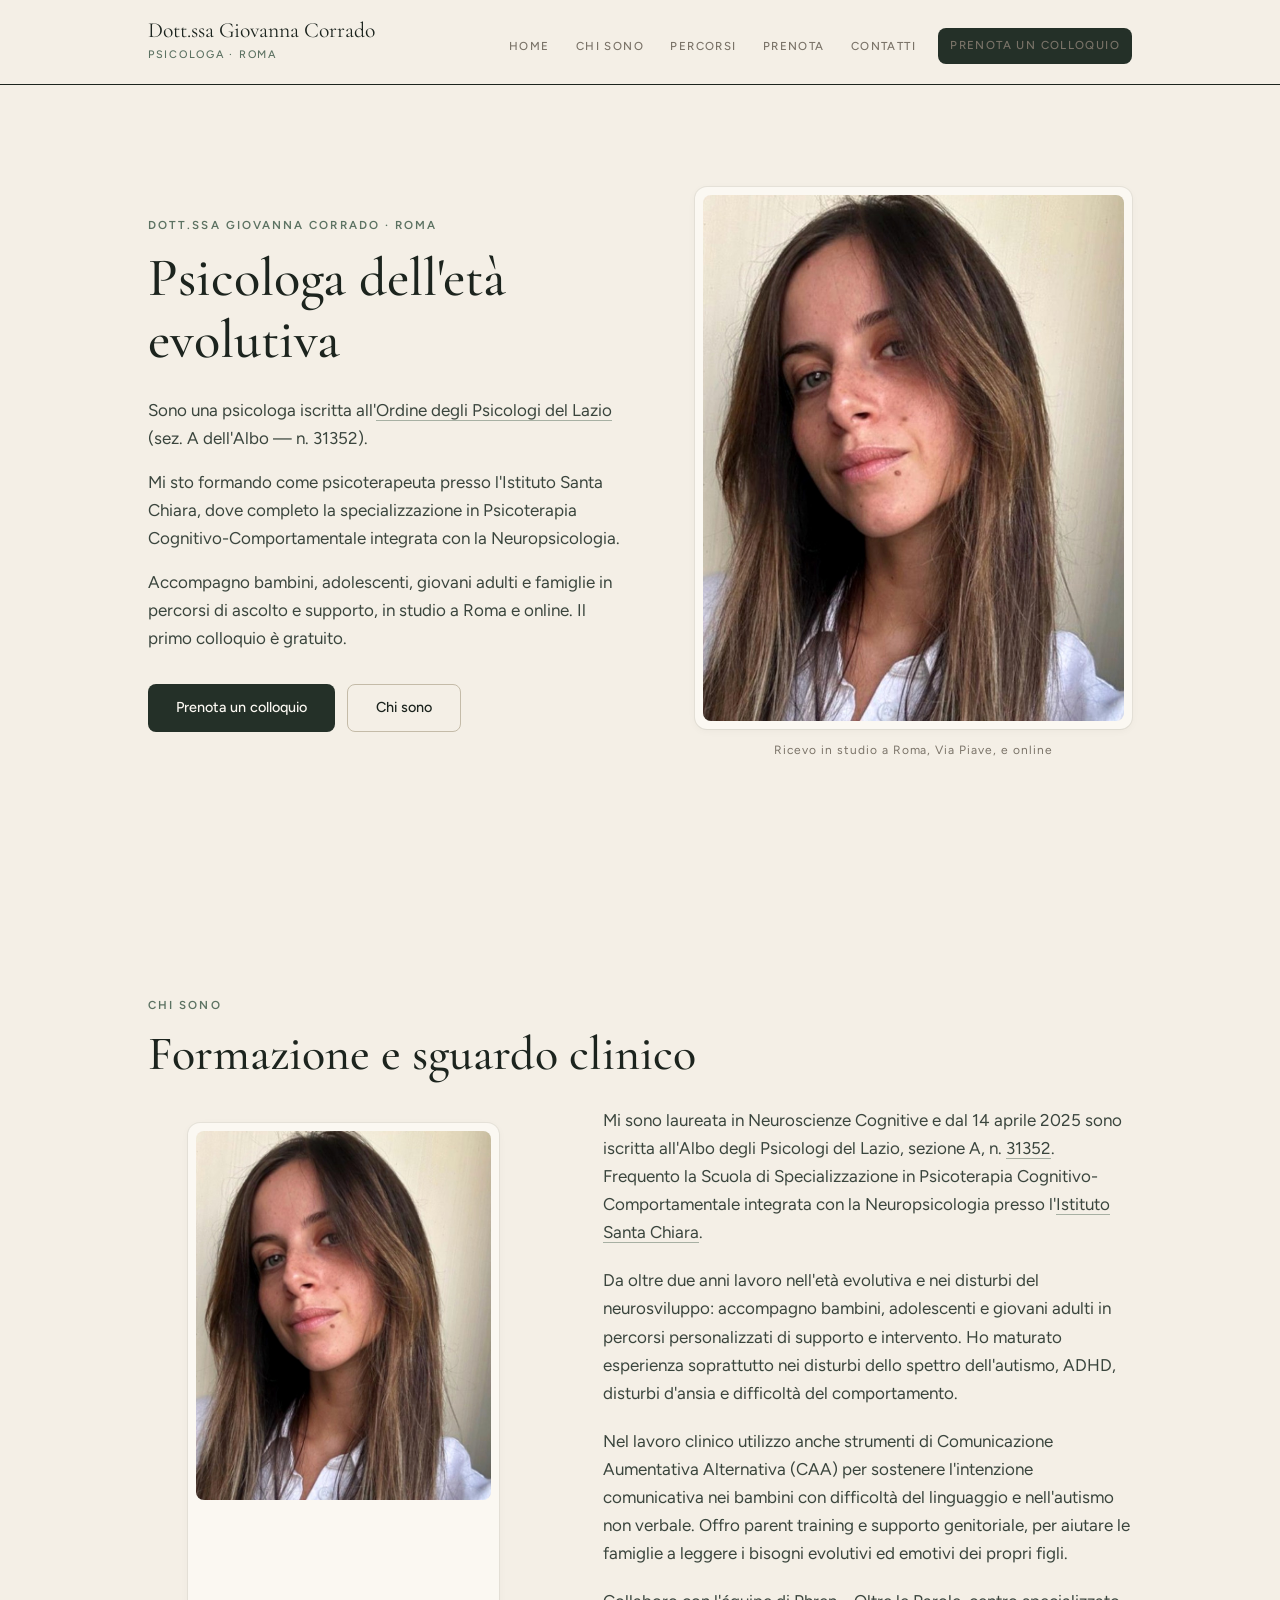
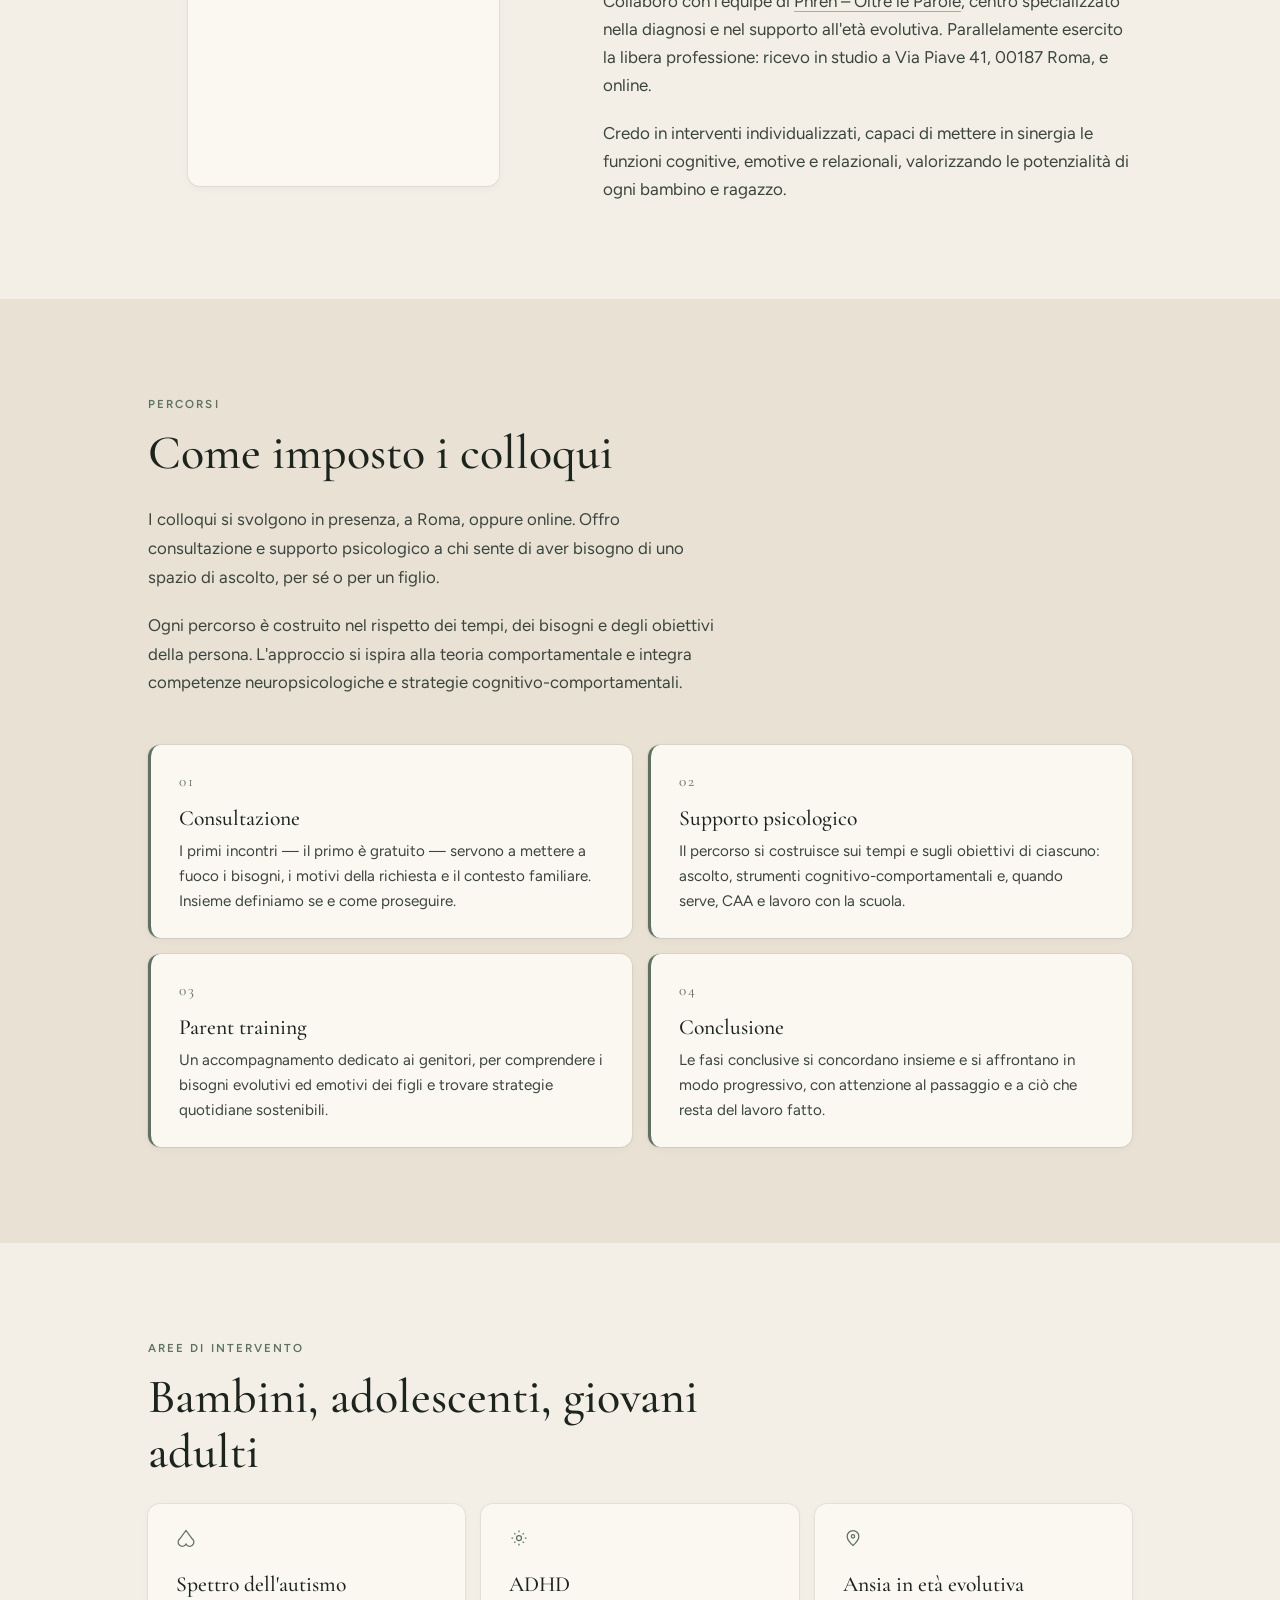
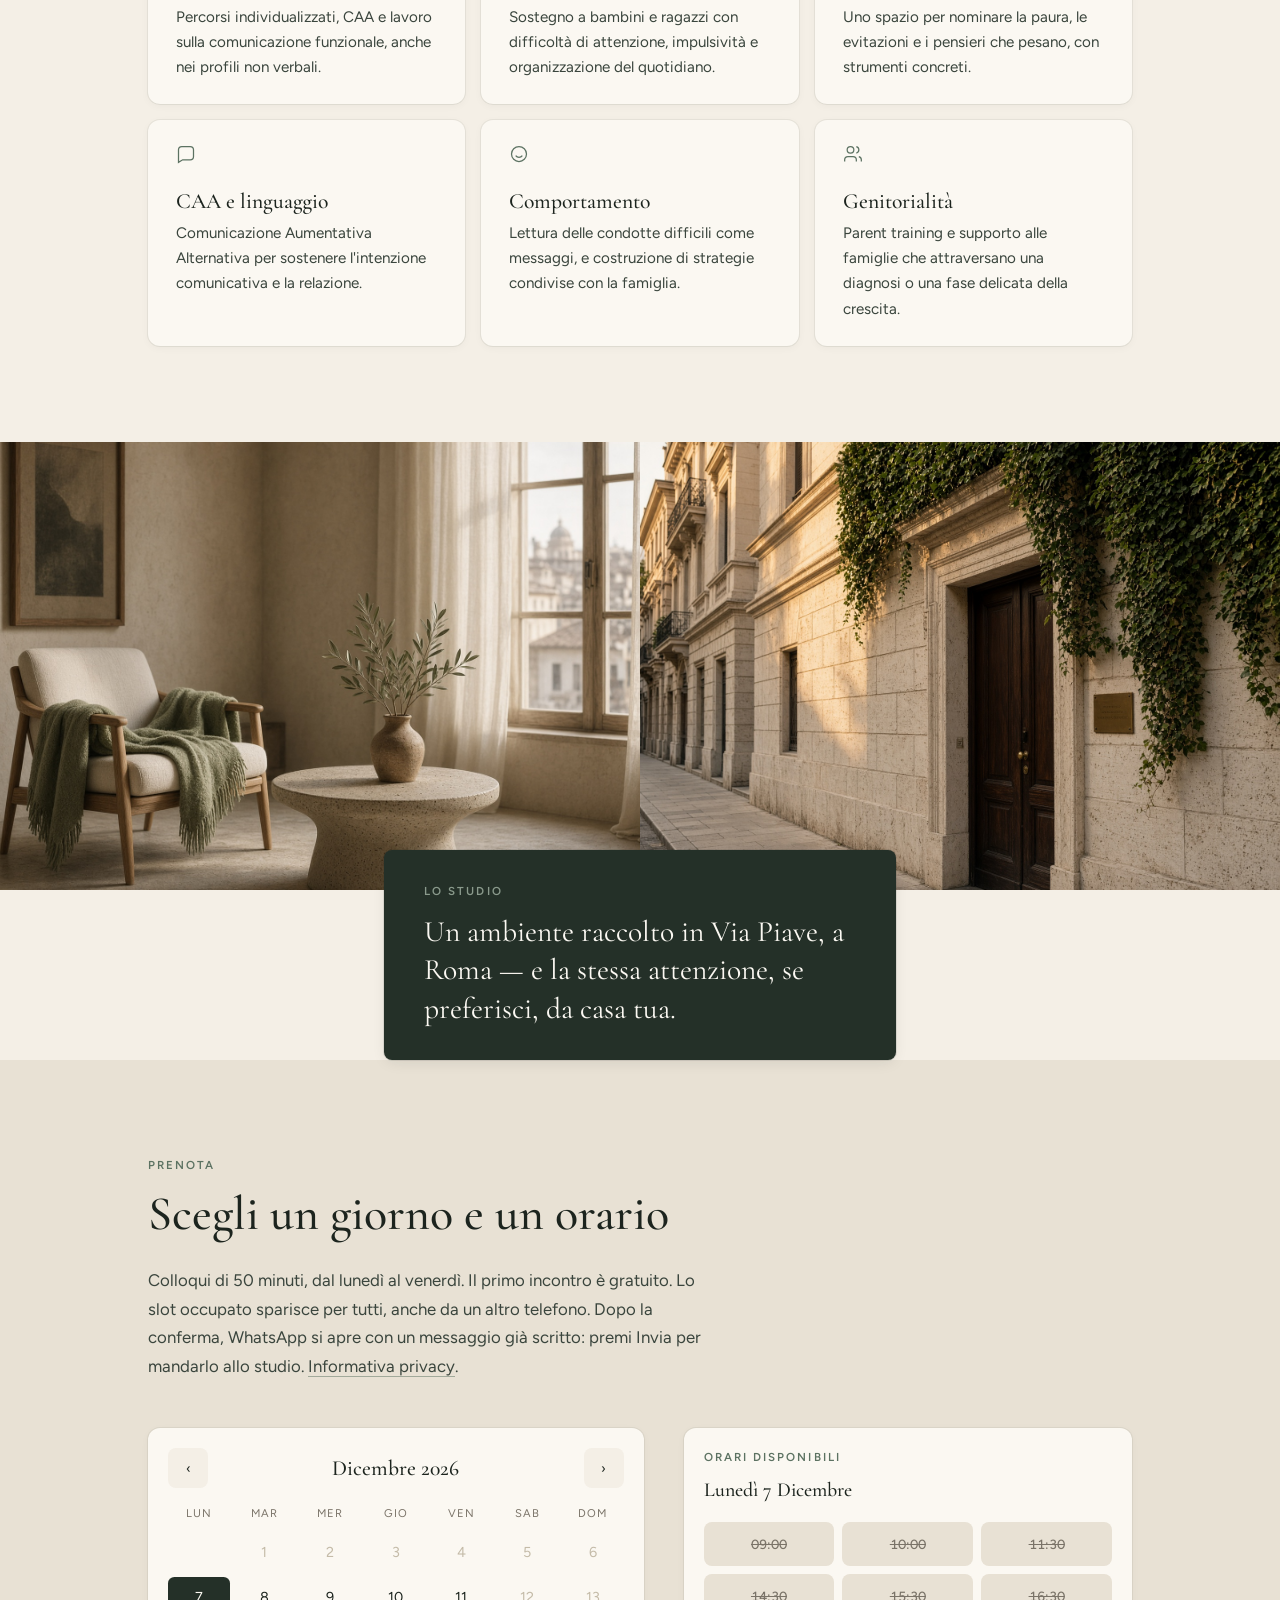
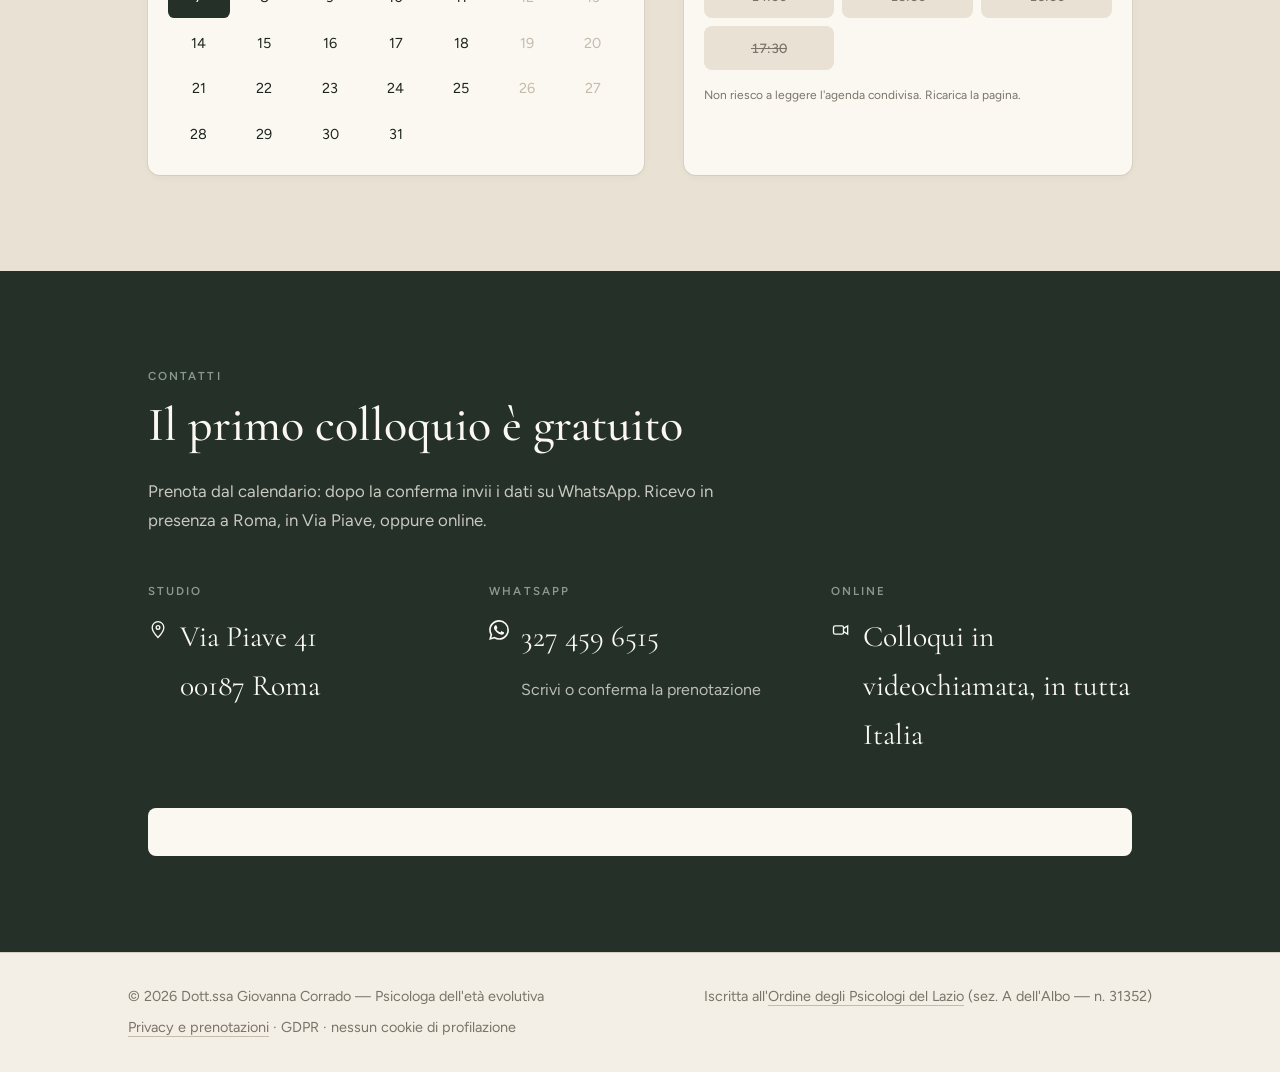
<file: index.html>
<!DOCTYPE html>
<html lang="it">
<head>
  <meta charset="utf-8" />
  <meta name="viewport" content="width=device-width, initial-scale=1" />
  <title>Giovanna Corrado — Psicologa</title>
  <meta name="description" content="Dott.ssa Giovanna Corrado, psicologa dell'età evolutiva a Roma. Sostegno per bambini, adolescenti, giovani adulti e famiglie. Studio in Via Piave e colloqui online. Primo colloquio gratuito." />
  <meta name="theme-color" content="#F4EFE6" />
  <link rel="icon" type="image/svg+xml" href="favicon.svg" />
  <meta property="og:title" content="Giovanna Corrado — Psicologa" />
  <meta property="og:description" content="Psicologa dell'età evolutiva a Roma. Primo colloquio gratuito, in studio e online." />
  <meta property="og:image" content="https://rapha987.github.io/giovanna-corrado-psicologa/og.jpg" />
  <meta property="og:type" content="website" />
  <link rel="preconnect" href="https://fonts.googleapis.com" />
  <link rel="preconnect" href="https://fonts.gstatic.com" crossorigin />
  <link href="https://fonts.googleapis.com/css2?family=Cormorant+Garamond:ital,wght@0,400;0,500;0,600;1,400&family=Figtree:ital,wght@0,400;0,500;0,600;1,400&display=swap" rel="stylesheet" />
  <link rel="stylesheet" href="css/site.css" />
</head>
<body>
  <header class="site-header" id="header">
    <div class="wrap header-inner">
      <a class="brand" href="#home">
        <div class="brand-name">Dott.ssa Giovanna Corrado</div>
        <div class="brand-meta">Psicologa · Roma</div>
      </a>
      <nav class="nav" aria-label="Principale">
        <a href="#home">Home</a>
        <a href="#chi-sono">Chi sono</a>
        <a href="#percorsi">Percorsi</a>
        <a href="#prenota">Prenota</a>
        <a href="#contatti">Contatti</a>
        <a class="btn btn-sm" href="#prenota" style="margin-left:.5rem">Prenota un colloquio</a>
      </nav>
      <button class="menu-btn" id="menu-btn" aria-label="Apri menu" aria-expanded="false">
        <svg width="20" height="20" viewBox="0 0 24 24" fill="none" stroke="currentColor" stroke-width="1.7"><path d="M4 6h16M4 12h16M4 18h16"/></svg>
      </button>
    </div>
    <div class="mobile-nav" id="mobile-nav">
      <a href="#home">Home</a>
      <a href="#chi-sono">Chi sono</a>
      <a href="#percorsi">Percorsi</a>
      <a href="#prenota">Prenota</a>
      <a href="#contatti">Contatti</a>
      <a class="btn" href="#prenota">Prenota un colloquio</a>
    </div>
  </header>

  <main>
    <section class="hero" id="home">
      <div class="hero-copy">
        <p class="kicker">Dott.ssa Giovanna Corrado · Roma</p>
        <h1>Psicologa dell'età evolutiva</h1>
        <div class="copy">
          <p>Sono una psicologa iscritta all'<a class="link" href="https://ordinepsicologilazio.it/albo/giovanna-corrado" target="_blank" rel="noreferrer">Ordine degli Psicologi del Lazio</a> (sez. A dell'Albo — n. 31352).</p>
          <p>Mi sto formando come psicoterapeuta presso l'Istituto Santa Chiara, dove completo la specializzazione in Psicoterapia Cognitivo-Comportamentale integrata con la Neuropsicologia.</p>
          <p>Accompagno bambini, adolescenti, giovani adulti e famiglie in percorsi di ascolto e supporto, in studio a Roma e online. Il primo colloquio è gratuito.</p>
        </div>
        <div class="hero-actions">
          <a class="btn btn-lg" href="#prenota">Prenota un colloquio</a>
          <a class="btn btn-lg btn-outline" href="#chi-sono">Chi sono</a>
        </div>
      </div>
      <figure class="portrait">
        <div class="frame">
          <img src="images/giovanna.jpg" alt="Ritratto della Dott.ssa Giovanna Corrado" />
        </div>
        <figcaption class="caption">Ricevo in studio a Roma, Via Piave, e online</figcaption>
      </figure>
    </section>

    <section class="section wrap" id="chi-sono">
      <p class="kicker">Chi sono</p>
      <h2>Formazione e sguardo clinico</h2>
      <div class="about-grid">
        <figure class="frame">
          <img src="images/giovanna.jpg" alt="Dott.ssa Giovanna Corrado" />
        </figure>
        <div class="stack">
          <p>Mi sono laureata in Neuroscienze Cognitive e dal 14 aprile 2025 sono iscritta all'Albo degli Psicologi del Lazio, sezione A, n. <a class="link" href="https://ordinepsicologilazio.it/albo/giovanna-corrado" target="_blank" rel="noreferrer">31352</a>. Frequento la Scuola di Specializzazione in Psicoterapia Cognitivo-Comportamentale integrata con la Neuropsicologia presso l'<a class="link" href="https://www.istitutosantachiara.it/" target="_blank" rel="noreferrer">Istituto Santa Chiara</a>.</p>
          <p>Da oltre due anni lavoro nell'età evolutiva e nei disturbi del neurosviluppo: accompagno bambini, adolescenti e giovani adulti in percorsi personalizzati di supporto e intervento. Ho maturato esperienza soprattutto nei disturbi dello spettro dell'autismo, ADHD, disturbi d'ansia e difficoltà del comportamento.</p>
          <p>Nel lavoro clinico utilizzo anche strumenti di Comunicazione Aumentativa Alternativa (CAA) per sostenere l'intenzione comunicativa nei bambini con difficoltà del linguaggio e nell'autismo non verbale. Offro parent training e supporto genitoriale, per aiutare le famiglie a leggere i bisogni evolutivi ed emotivi dei propri figli.</p>
          <p>Collaboro con l'équipe di <a class="link" href="https://www.phrenroma.it/" target="_blank" rel="noreferrer">Phren – Oltre le Parole</a>, centro specializzato nella diagnosi e nel supporto all'età evolutiva. Parallelamente esercito la libera professione: ricevo in studio a Via Piave 41, 00187 Roma, e online.</p>
          <p>Credo in interventi individualizzati, capaci di mettere in sinergia le funzioni cognitive, emotive e relazionali, valorizzando le potenzialità di ogni bambino e ragazzo.</p>
        </div>
      </div>
    </section>

    <section class="section dim" id="percorsi">
      <div class="wrap">
        <p class="kicker">Percorsi</p>
        <h2>Come imposto i colloqui</h2>
        <div class="stack lead" style="margin-bottom:3rem">
          <p>I colloqui si svolgono in presenza, a Roma, oppure online. Offro consultazione e supporto psicologico a chi sente di aver bisogno di uno spazio di ascolto, per sé o per un figlio.</p>
          <p>Ogni percorso è costruito nel rispetto dei tempi, dei bisogni e degli obiettivi della persona. L'approccio si ispira alla teoria comportamentale e integra competenze neuropsicologiche e strategie cognitivo-comportamentali.</p>
        </div>
        <div class="cards-2">
          <article class="card card-step"><p class="step-n">01</p><h3>Consultazione</h3><p>I primi incontri — il primo è gratuito — servono a mettere a fuoco i bisogni, i motivi della richiesta e il contesto familiare. Insieme definiamo se e come proseguire.</p></article>
          <article class="card card-step"><p class="step-n">02</p><h3>Supporto psicologico</h3><p>Il percorso si costruisce sui tempi e sugli obiettivi di ciascuno: ascolto, strumenti cognitivo-comportamentali e, quando serve, CAA e lavoro con la scuola.</p></article>
          <article class="card card-step"><p class="step-n">03</p><h3>Parent training</h3><p>Un accompagnamento dedicato ai genitori, per comprendere i bisogni evolutivi ed emotivi dei figli e trovare strategie quotidiane sostenibili.</p></article>
          <article class="card card-step"><p class="step-n">04</p><h3>Conclusione</h3><p>Le fasi conclusive si concordano insieme e si affrontano in modo progressivo, con attenzione al passaggio e a ciò che resta del lavoro fatto.</p></article>
        </div>
      </div>
    </section>

    <section class="section wrap" id="aree">
      <p class="kicker">Aree di intervento</p>
      <h2>Bambini, adolescenti, giovani adulti</h2>
      <div class="cards-3">
        <article class="card"><svg class="icon" viewBox="0 0 24 24" fill="none" stroke="currentColor" stroke-width="1.5"><path d="M19.44 12.99 12 3 4.56 12.99a5 5 0 1 0 7.44 6.3 5 5 0 1 0 7.44-6.3Z"/></svg><h3>Spettro dell'autismo</h3><p>Percorsi individualizzati, CAA e lavoro sulla comunicazione funzionale, anche nei profili non verbali.</p></article>
        <article class="card"><svg class="icon" viewBox="0 0 24 24" fill="none" stroke="currentColor" stroke-width="1.5"><circle cx="12" cy="12" r="3"/><path d="M12 3v2M12 19v2M5 12H3M21 12h-2M6.3 6.3l1.4 1.4M16.3 16.3l1.4 1.4M17.7 6.3l-1.4 1.4M7.7 16.3l-1.4 1.4"/></svg><h3>ADHD</h3><p>Sostegno a bambini e ragazzi con difficoltà di attenzione, impulsività e organizzazione del quotidiano.</p></article>
        <article class="card"><svg class="icon" viewBox="0 0 24 24" fill="none" stroke="currentColor" stroke-width="1.5"><path d="M12 3a7 7 0 0 1 7 7c0 5-7 11-7 11S5 15 5 10a7 7 0 0 1 7-7Z"/><circle cx="12" cy="10" r="2"/></svg><h3>Ansia in età evolutiva</h3><p>Uno spazio per nominare la paura, le evitazioni e i pensieri che pesano, con strumenti concreti.</p></article>
        <article class="card"><svg class="icon" viewBox="0 0 24 24" fill="none" stroke="currentColor" stroke-width="1.5"><path d="M21 15a4 4 0 0 1-4 4H8l-5 3V7a4 4 0 0 1 4-4h10a4 4 0 0 1 4 4z"/></svg><h3>CAA e linguaggio</h3><p>Comunicazione Aumentativa Alternativa per sostenere l'intenzione comunicativa e la relazione.</p></article>
        <article class="card"><svg class="icon" viewBox="0 0 24 24" fill="none" stroke="currentColor" stroke-width="1.5"><path d="M8 14s1.5 2 4 2 4-2 4-2"/><path d="M9 9h.01M15 9h.01"/><circle cx="12" cy="12" r="9"/></svg><h3>Comportamento</h3><p>Lettura delle condotte difficili come messaggi, e costruzione di strategie condivise con la famiglia.</p></article>
        <article class="card"><svg class="icon" viewBox="0 0 24 24" fill="none" stroke="currentColor" stroke-width="1.5"><path d="M16 21v-2a4 4 0 0 0-4-4H6a4 4 0 0 0-4 4v2"/><circle cx="9" cy="7" r="4"/><path d="M22 21v-2a4 4 0 0 0-3-3.87M16 3.13a4 4 0 0 1 0 7.75"/></svg><h3>Genitorialità</h3><p>Parent training e supporto alle famiglie che attraversano una diagnosi o una fase delicata della crescita.</p></article>
      </div>
    </section>

    <section class="band" aria-label="Lo studio">
      <div class="band-imgs">
        <img src="images/studio.jpg" alt="Lo studio: luce naturale, poltrona in legno e un ramo d'ulivo" />
        <img src="images/roma.jpg" alt="Ingresso dello studio in una via di Roma" />
      </div>
      <div class="wrap">
        <div class="band-card">
          <p class="kicker">Lo studio</p>
          <p class="quote">Un ambiente raccolto in Via Piave, a Roma — e la stessa attenzione, se preferisci, da casa tua.</p>
        </div>
      </div>
    </section>

    <section class="section dim" id="prenota">
      <div class="wrap">
        <p class="kicker">Prenota</p>
        <h2>Scegli un giorno e un orario</h2>
        <p class="lead" style="margin-bottom:3rem">Colloqui di 50 minuti, dal lunedì al venerdì. Il primo incontro è gratuito. Lo slot occupato sparisce per tutti, anche da un altro telefono. Dopo la conferma, WhatsApp si apre con un messaggio già scritto: premi Invia per mandarlo allo studio. <a class="link" href="privacy.html">Informativa privacy</a>.</p>
        <div class="book-grid">
          <div class="cal">
            <div class="cal-head">
              <button class="cal-nav" id="prev-m" aria-label="Mese precedente">‹</button>
              <h3 id="cal-title">Calendario</h3>
              <button class="cal-nav" id="next-m" aria-label="Mese successivo">›</button>
            </div>
            <div class="dow" id="dow"></div>
            <div class="days" id="cal-days"></div>
          </div>
          <div class="cal">
            <p class="kicker">Orari disponibili</p>
            <h3 id="slot-title" style="text-transform:capitalize">Seleziona un giorno</h3>
            <div class="slots" id="slots"></div>
            <p class="hint" id="slot-hint"></p>
          </div>
        </div>
        <div class="cal mine" id="mine-wrap" hidden>
          <p class="kicker">Le tue prenotazioni</p>
          <ul id="mine-list" style="list-style:none;padding:0;margin:0"></ul>
          <p class="hint">Annulla toglie lo slot da questo dispositivo. <button type="button" id="clear-local" style="background:none;border:0;padding:0;color:inherit;text-decoration:underline;text-underline-offset:2px">Rimuovi i dati da questo dispositivo</button>.</p>
        </div>
      </div>
    </section>

    <section class="section contact" id="contatti">
      <div class="wrap">
        <p class="kicker">Contatti</p>
        <h2>Il primo colloquio è gratuito</h2>
        <p class="lead">Prenota dal calendario: dopo la conferma invii i dati su WhatsApp. Ricevo in presenza a Roma, in Via Piave, oppure online.</p>
        <div class="contact-grid">
          <div>
            <p class="kicker">Studio</p>
            <a href="https://www.google.com/maps/search/?api=1&query=Via+Piave+41+00187+Roma" target="_blank" rel="noreferrer">
              <svg width="20" height="20" viewBox="0 0 24 24" fill="none" stroke="currentColor" stroke-width="1.6" style="margin-top:.4rem;flex-shrink:0"><path d="M12 21s7-7.2 7-12a7 7 0 1 0-14 0c0 4.8 7 12 7 12z"/><circle cx="12" cy="9" r="2.2"/></svg>
              <span>Via Piave 41<br />00187 Roma</span>
            </a>
          </div>
          <div>
            <p class="kicker">WhatsApp</p>
            <a href="https://wa.me/393274596515?text=Ciao%2C%20vorrei%20informazioni%20su%20un%20colloquio." target="_blank" rel="noreferrer">
              <svg width="20" height="20" viewBox="0 0 24 24" fill="currentColor" style="margin-top:.4rem;flex-shrink:0"><path d="M17.472 14.382c-.297-.149-1.758-.867-2.03-.967-.273-.099-.471-.148-.67.15-.197.297-.767.966-.94 1.164-.173.199-.347.223-.644.075-.297-.15-1.255-.463-2.39-1.475-.883-.788-1.48-1.761-1.653-2.059-.173-.297-.018-.458.13-.606.134-.133.298-.347.446-.52.149-.174.198-.298.298-.497.099-.198.05-.371-.025-.52-.075-.149-.669-1.612-.916-2.207-.242-.579-.487-.5-.669-.51-.173-.008-.371-.01-.57-.01-.198 0-.52.074-.792.372-.272.297-1.04 1.016-1.04 2.479 0 1.462 1.065 2.875 1.213 3.074.149.198 2.096 3.2 5.077 4.487.709.306 1.262.489 1.694.625.712.227 1.36.195 1.871.118.571-.085 1.758-.719 2.006-1.413.248-.694.248-1.289.173-1.413-.074-.124-.272-.198-.57-.347m-5.421 7.403h-.004a9.87 9.87 0 01-5.031-1.378l-.361-.214-3.741.982.998-3.648-.235-.374a9.86 9.86 0 01-1.51-5.26c.001-5.45 4.436-9.884 9.888-9.884 2.64 0 5.122 1.03 6.988 2.898a9.825 9.825 0 012.893 6.994c-.003 5.45-4.435 9.884-9.885 9.884m8.413-18.297A11.815 11.815 0 0012.05 0C5.495 0 .16 5.335.157 11.892c0 2.096.547 4.142 1.588 5.945L.057 24l6.305-1.654a11.882 11.882 0 005.683 1.448h.005c6.554 0 11.89-5.335 11.893-11.893a11.821 11.821 0 00-3.48-8.413z"/></svg>
              <span>327 459 6515<br /><span style="font-family:Figtree,sans-serif;font-size:1rem;opacity:.7">Scrivi o conferma la prenotazione</span></span>
            </a>
          </div>
          <div>
            <p class="kicker">Online</p>
            <p class="big">
              <svg width="20" height="20" viewBox="0 0 24 24" fill="none" stroke="currentColor" stroke-width="1.6" style="margin-top:.4rem;flex-shrink:0"><path d="M15 10 20 7v10l-5-3"/><rect x="3" y="7" width="12" height="10" rx="2"/></svg>
              <span>Colloqui in videochiamata, in tutta Italia</span>
            </p>
          </div>
        </div>
        <a class="btn btn-lg btn-cream" href="#prenota" style="margin-top:3rem">Apri il calendario</a>
      </div>
    </section>
  </main>

  <footer class="footer">
    <div class="wrap">
      <div>
        <p>© 2026 Dott.ssa Giovanna Corrado — Psicologa dell'età evolutiva</p>
        <p style="margin-top:.5rem"><a href="privacy.html">Privacy e prenotazioni</a> · GDPR · nessun cookie di profilazione</p>
      </div>
      <p>Iscritta all'<a href="https://ordinepsicologilazio.it/albo/giovanna-corrado" target="_blank" rel="noreferrer">Ordine degli Psicologi del Lazio</a> (sez. A dell'Albo — n. 31352)</p>
    </div>
  </footer>

  <dialog id="book-dialog">
    <form method="dialog"><button class="close-x" aria-label="Chiudi">✕</button></form>
    <div id="form-view">
      <div class="dlg-head">
        <h2>Conferma l'appuntamento</h2>
        <p id="dlg-desc"></p>
      </div>
      <form id="book-form">
        <div class="field">
          <label>Tipo di colloquio</label>
          <div id="kinds"></div>
        </div>
        <div class="field">
          <label>Modalità</label>
          <div class="mods" id="mods"></div>
        </div>
        <div class="field">
          <label for="guest-name">Nome</label>
          <input id="guest-name" name="name" autocomplete="name" required />
          <span class="hint">Compare nel messaggio WhatsApp per lo studio e resta sul tuo dispositivo.</span>
        </div>
        <label class="consent">
          <input id="privacy-consent" type="checkbox" required />
          <span>Ho letto l'<a class="link" href="privacy.html" target="_blank" rel="noreferrer">informativa privacy</a> e acconsento a riservare lo slot e a inviare nome, data, orario, tipo e modalità allo studio tramite WhatsApp.</span>
        </label>
        <button class="btn" type="submit" style="width:100%;margin-top:1rem">Prenota e apri WhatsApp</button>
      </form>
    </div>
    <div id="ok-view" hidden>
      <div class="dlg-head">
        <h2>Prenotazione riservata</h2>
        <p>Conserva il codice. Per far arrivare i dati allo studio, invia il messaggio su WhatsApp.</p>
      </div>
      <div class="check">✓</div>
      <p class="code" id="ok-code"></p>
      <p id="ok-copy" style="text-transform:capitalize"></p>
      <p class="hint">Si apre la chat con 327 459 6515. Il testo è già pronto: premi Invia. <a class="link" href="privacy.html">Informativa privacy</a>.</p>
      <a class="btn" id="ok-wa" href="https://wa.me/393274596515" target="_blank" rel="noreferrer" style="width:100%;margin-top:1.5rem;box-sizing:border-box">Invia su WhatsApp</a>
      <form method="dialog"><button class="btn btn-outline" style="width:100%;margin-top:.5rem">Chiudi</button></form>
    </div>
  </dialog>

  <script>
    const header = document.getElementById("header");
    const btn = document.getElementById("menu-btn");
    const nav = document.getElementById("mobile-nav");
    window.addEventListener("scroll", () => header.classList.toggle("is-scrolled", window.scrollY > 12), { passive: true });
    btn.addEventListener("click", () => {
      const open = nav.classList.toggle("open");
      btn.setAttribute("aria-expanded", String(open));
    });
    nav.querySelectorAll("a").forEach((a) => a.addEventListener("click", () => nav.classList.remove("open")));
  </script>
  <script src="js/booking.js"></script>
</body>
</html>
</file>
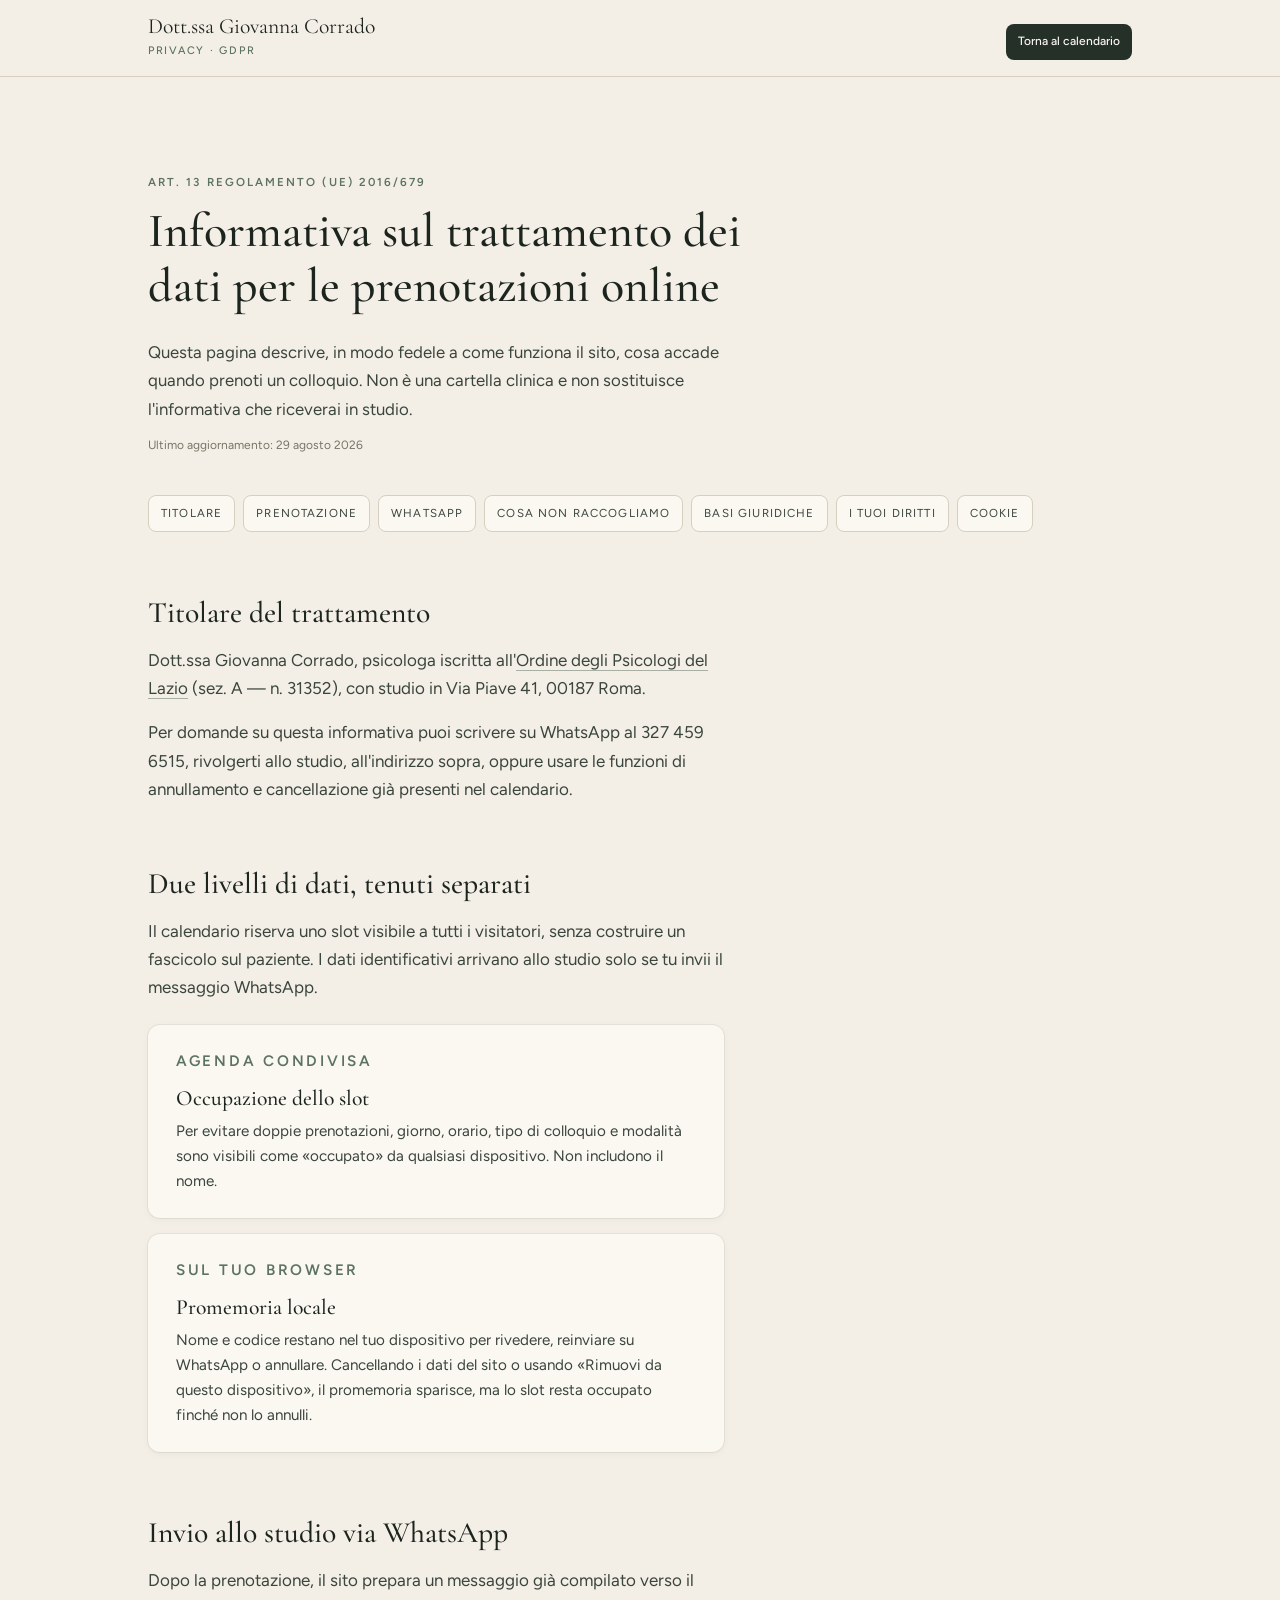
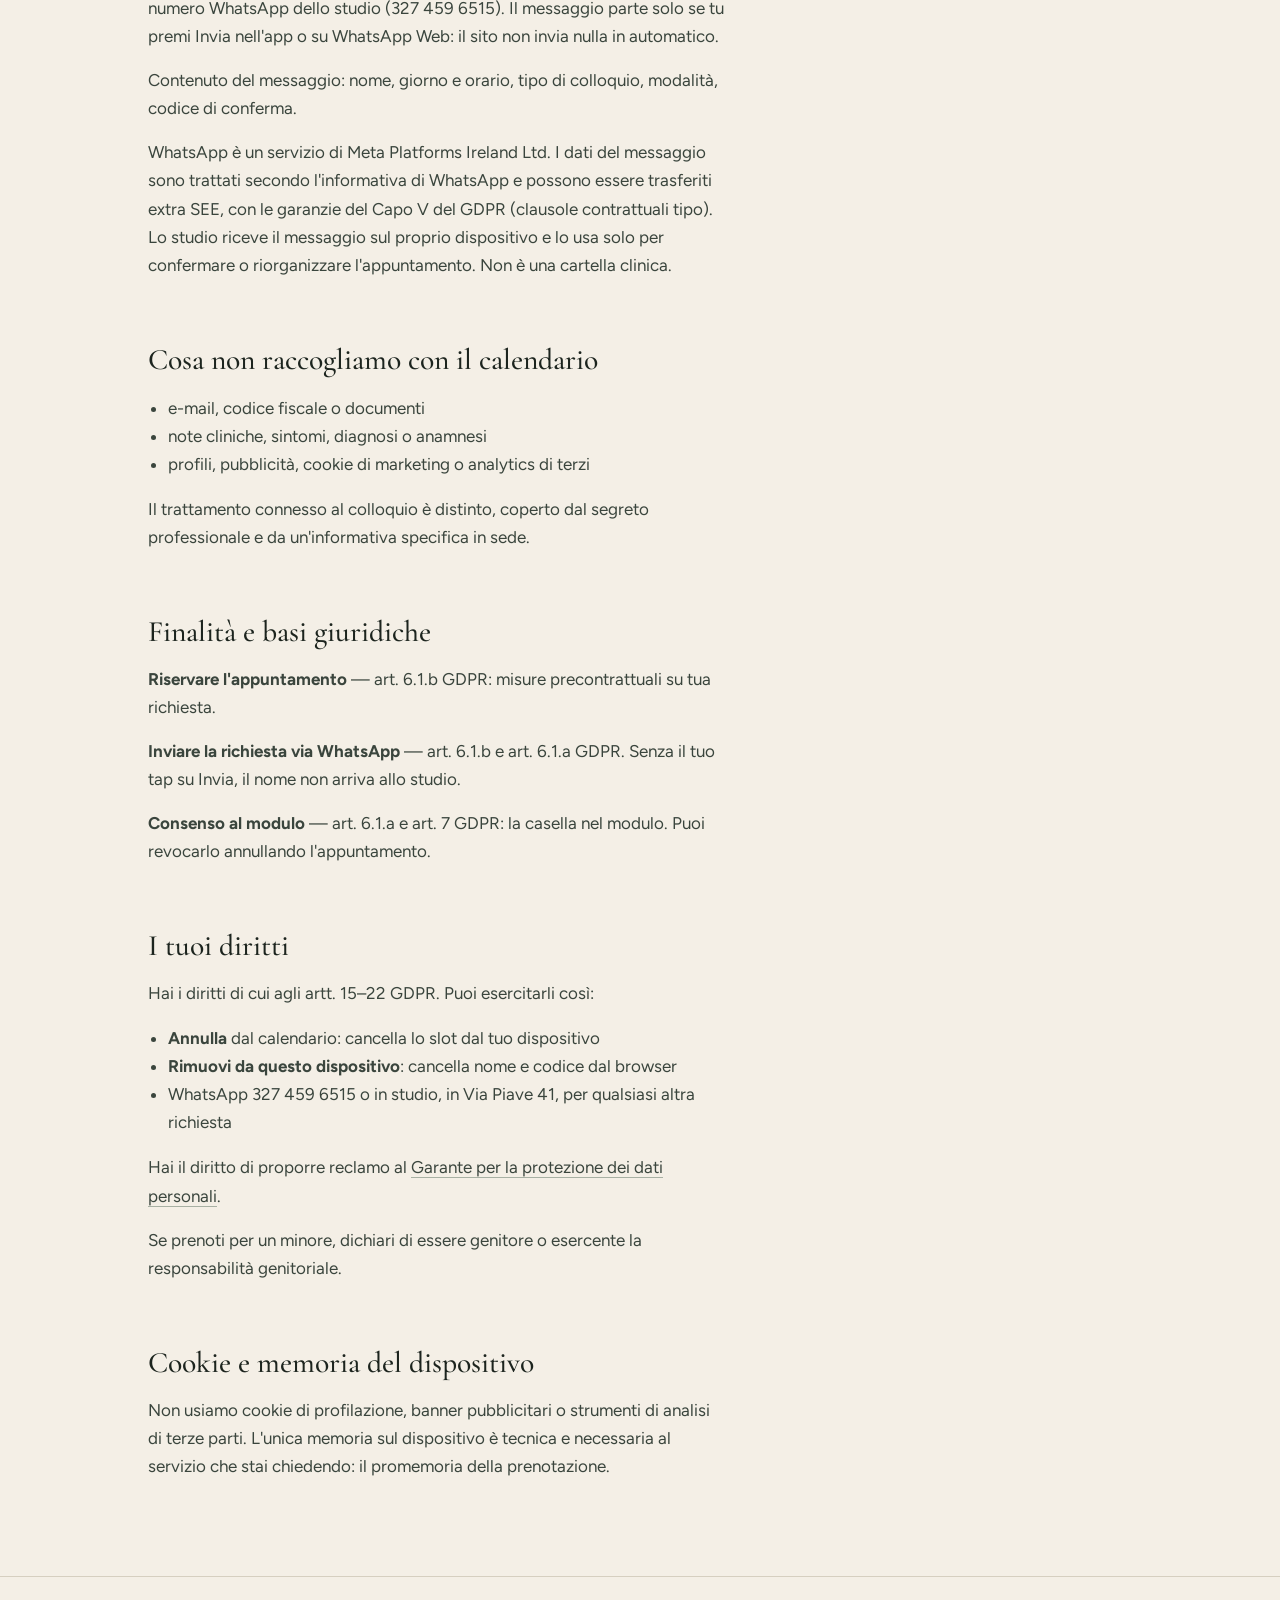
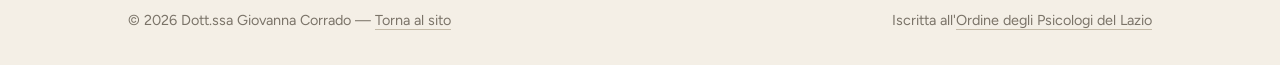
<file: privacy.html>
<!DOCTYPE html>
<html lang="it">
<head>
  <meta charset="utf-8" />
  <meta name="viewport" content="width=device-width, initial-scale=1" />
  <title>Privacy e prenotazioni — Dott.ssa Giovanna Corrado</title>
  <meta name="description" content="Informativa privacy GDPR sulle prenotazioni online della Dott.ssa Giovanna Corrado." />
  <meta name="theme-color" content="#F4EFE6" />
  <link rel="icon" type="image/svg+xml" href="favicon.svg" />
  <link rel="preconnect" href="https://fonts.googleapis.com" />
  <link rel="preconnect" href="https://fonts.gstatic.com" crossorigin />
  <link href="https://fonts.googleapis.com/css2?family=Cormorant+Garamond:ital,wght@0,400;0,500;0,600;1,400&family=Figtree:ital,wght@0,400;0,500;0,600;1,400&display=swap" rel="stylesheet" />
  <link rel="stylesheet" href="css/site.css" />
</head>
<body class="privacy">
  <header class="privacy-header">
    <div class="wrap header-inner">
      <a class="brand" href="index.html">
        <div class="brand-name">Dott.ssa Giovanna Corrado</div>
        <div class="brand-meta">Privacy · GDPR</div>
      </a>
      <a class="btn btn-sm" href="index.html#prenota">Torna al calendario</a>
    </div>
  </header>
  <main class="section wrap">
    <p class="kicker">Art. 13 Regolamento (UE) 2016/679</p>
    <h1 style="font-size:clamp(2rem,4vw,3rem);max-width:40rem">Informativa sul trattamento dei dati per le prenotazioni online</h1>
    <p class="lead" style="margin-top:1.5rem">Questa pagina descrive, in modo fedele a come funziona il sito, cosa accade quando prenoti un colloquio. Non è una cartella clinica e non sostituisce l'informativa che riceverai in studio.</p>
    <p class="hint" style="margin-top:.75rem">Ultimo aggiornamento: 29 agosto 2026</p>
    <nav class="chips" aria-label="Sezioni dell'informativa">
      <a href="#titolare">Titolare</a>
      <a href="#prenotazione">Prenotazione</a>
      <a href="#whatsapp">WhatsApp</a>
      <a href="#non-trattiamo">Cosa non raccogliamo</a>
      <a href="#basi">Basi giuridiche</a>
      <a href="#diritti">I tuoi diritti</a>
      <a href="#cookie">Cookie</a>
    </nav>

    <article id="titolare">
      <h2>Titolare del trattamento</h2>
      <p>Dott.ssa Giovanna Corrado, psicologa iscritta all'<a class="link" href="https://ordinepsicologilazio.it/albo/giovanna-corrado" target="_blank" rel="noreferrer">Ordine degli Psicologi del Lazio</a> (sez. A — n. 31352), con studio in Via Piave 41, 00187 Roma.</p>
      <p style="margin-top:1rem">Per domande su questa informativa puoi scrivere su WhatsApp al 327 459 6515, rivolgerti allo studio, all'indirizzo sopra, oppure usare le funzioni di annullamento e cancellazione già presenti nel calendario.</p>
    </article>

    <article id="prenotazione">
      <h2>Due livelli di dati, tenuti separati</h2>
      <p>Il calendario riserva uno slot visibile a tutti i visitatori, senza costruire un fascicolo sul paziente. I dati identificativi arrivano allo studio solo se tu invii il messaggio WhatsApp.</p>
      <div class="card" style="margin-top:1.5rem">
        <p class="kicker">Agenda condivisa</p>
        <h3>Occupazione dello slot</h3>
        <p>Per evitare doppie prenotazioni, giorno, orario, tipo di colloquio e modalità sono visibili come «occupato» da qualsiasi dispositivo. Non includono il nome.</p>
      </div>
      <div class="card" style="margin-top:1rem">
        <p class="kicker">Sul tuo browser</p>
        <h3>Promemoria locale</h3>
        <p>Nome e codice restano nel tuo dispositivo per rivedere, reinviare su WhatsApp o annullare. Cancellando i dati del sito o usando «Rimuovi da questo dispositivo», il promemoria sparisce, ma lo slot resta occupato finché non lo annulli.</p>
      </div>
    </article>

    <article id="whatsapp">
      <h2>Invio allo studio via WhatsApp</h2>
      <p>Dopo la prenotazione, il sito prepara un messaggio già compilato verso il numero WhatsApp dello studio (327 459 6515). Il messaggio parte solo se tu premi Invia nell'app o su WhatsApp Web: il sito non invia nulla in automatico.</p>
      <p style="margin-top:1rem">Contenuto del messaggio: nome, giorno e orario, tipo di colloquio, modalità, codice di conferma.</p>
      <p style="margin-top:1rem">WhatsApp è un servizio di Meta Platforms Ireland Ltd. I dati del messaggio sono trattati secondo l'informativa di WhatsApp e possono essere trasferiti extra SEE, con le garanzie del Capo V del GDPR (clausole contrattuali tipo). Lo studio riceve il messaggio sul proprio dispositivo e lo usa solo per confermare o riorganizzare l'appuntamento. Non è una cartella clinica.</p>
    </article>

    <article id="non-trattiamo">
      <h2>Cosa non raccogliamo con il calendario</h2>
      <ul>
        <li>e-mail, codice fiscale o documenti</li>
        <li>note cliniche, sintomi, diagnosi o anamnesi</li>
        <li>profili, pubblicità, cookie di marketing o analytics di terzi</li>
      </ul>
      <p style="margin-top:1rem">Il trattamento connesso al colloquio è distinto, coperto dal segreto professionale e da un'informativa specifica in sede.</p>
    </article>

    <article id="basi">
      <h2>Finalità e basi giuridiche</h2>
      <p><strong>Riservare l'appuntamento</strong> — art. 6.1.b GDPR: misure precontrattuali su tua richiesta.</p>
      <p style="margin-top:1rem"><strong>Inviare la richiesta via WhatsApp</strong> — art. 6.1.b e art. 6.1.a GDPR. Senza il tuo tap su Invia, il nome non arriva allo studio.</p>
      <p style="margin-top:1rem"><strong>Consenso al modulo</strong> — art. 6.1.a e art. 7 GDPR: la casella nel modulo. Puoi revocarlo annullando l'appuntamento.</p>
    </article>

    <article id="diritti">
      <h2>I tuoi diritti</h2>
      <p>Hai i diritti di cui agli artt. 15–22 GDPR. Puoi esercitarli così:</p>
      <ul>
        <li><strong>Annulla</strong> dal calendario: cancella lo slot dal tuo dispositivo</li>
        <li><strong>Rimuovi da questo dispositivo</strong>: cancella nome e codice dal browser</li>
        <li>WhatsApp 327 459 6515 o in studio, in Via Piave 41, per qualsiasi altra richiesta</li>
      </ul>
      <p style="margin-top:1rem">Hai il diritto di proporre reclamo al <a class="link" href="https://www.garanteprivacy.it/" target="_blank" rel="noreferrer">Garante per la protezione dei dati personali</a>.</p>
      <p style="margin-top:1rem">Se prenoti per un minore, dichiari di essere genitore o esercente la responsabilità genitoriale.</p>
    </article>

    <article id="cookie">
      <h2>Cookie e memoria del dispositivo</h2>
      <p>Non usiamo cookie di profilazione, banner pubblicitari o strumenti di analisi di terze parti. L'unica memoria sul dispositivo è tecnica e necessaria al servizio che stai chiedendo: il promemoria della prenotazione.</p>
    </article>
  </main>
  <footer class="footer">
    <div class="wrap">
      <p>© 2026 Dott.ssa Giovanna Corrado — <a href="index.html">Torna al sito</a></p>
      <p>Iscritta all'<a href="https://ordinepsicologilazio.it/albo/giovanna-corrado" target="_blank" rel="noreferrer">Ordine degli Psicologi del Lazio</a></p>
    </div>
  </footer>
</body>
</html>
</file>
<file: css/site.css>
:root {
  --paper: #f4efe6;
  --paper-dim: #e8e1d4;
  --cream: #fbf8f2;
  --ink: #1c241e;
  --ink-soft: #3a453d;
  --muted: #7a7368;
  --sage: #5c7262;
  --sage-soft: #8a9a8c;
  --forest: #243028;
  --forest-fg: #f4efe6;
  --line: #d6cfc0;
  --line-strong: #c4bba8;
  --shadow: 0 0 0 1px rgb(28 36 30 / 0.06), 0 1px 2px -1px rgb(28 36 30 / 0.06), 0 2px 8px 0 rgb(28 36 30 / 0.04);
  --shadow-hover: 0 0 0 1px rgb(28 36 30 / 0.1), 0 4px 16px -4px rgb(28 36 30 / 0.12);
  --display: "Cormorant Garamond", ui-serif, Georgia, serif;
  --sans: "Figtree", ui-sans-serif, system-ui, sans-serif;
  --ease: cubic-bezier(0.23, 1, 0.32, 1);
}
*, *::before, *::after { box-sizing: border-box; }
html { scroll-behavior: smooth; overflow-x: hidden; }
body {
  margin: 0;
  background: var(--paper);
  color: var(--ink-soft);
  font-family: var(--sans);
  font-size: 1.0625rem;
  line-height: 1.65;
  overflow-x: hidden;
  -webkit-font-smoothing: antialiased;
}
img { max-width: 100%; display: block; }
a { color: inherit; }
h1, h2, h3 { font-family: var(--display); font-weight: 500; color: var(--ink); line-height: 1.15; margin: 0; }
p { margin: 0; }
button { font-family: inherit; cursor: pointer; }
button:disabled { cursor: not-allowed; }
.wrap { max-width: 64rem; margin: 0 auto; padding: 0 1.25rem; }
.kicker {
  margin: 0 0 0.75rem;
  font-size: 0.72rem;
  font-weight: 600;
  letter-spacing: 0.18em;
  text-transform: uppercase;
  color: var(--sage);
}
.lead { max-width: 36rem; font-size: 1.05rem; line-height: 1.7; }
.link { text-decoration: underline; text-underline-offset: 4px; text-decoration-color: color-mix(in srgb, var(--sage) 50%, transparent); }
.link:hover { text-decoration-color: var(--sage); }

.site-header {
  position: fixed; inset: 0 0 auto 0; z-index: 40;
  border-bottom: 1px solid var(--ink);
  background: color-mix(in srgb, var(--paper) 95%, transparent);
  backdrop-filter: blur(8px);
  padding: 1.25rem 0;
  transition: padding 0.25s var(--ease), border-color 0.25s var(--ease);
}
.site-header.is-scrolled { padding: 0.75rem 0; border-color: var(--line); }
.header-inner { display: flex; align-items: flex-end; justify-content: space-between; gap: 1rem; }
.brand { text-decoration: none; min-width: 0; }
.brand-name { font-family: var(--display); font-size: 1.35rem; line-height: 1; color: var(--ink); }
.brand-meta { margin-top: 0.25rem; font-size: 0.68rem; font-weight: 500; letter-spacing: 0.16em; text-transform: uppercase; color: var(--sage); }
.nav { display: none; align-items: flex-end; gap: 0.15rem; }
.nav a {
  padding: 0.5rem 0.75rem;
  font-size: 0.72rem; font-weight: 500; letter-spacing: 0.12em; text-transform: uppercase;
  color: var(--muted); text-decoration: none;
}
.nav a:hover { color: var(--ink); }
.menu-btn {
  display: grid; place-items: center;
  width: 2.75rem; height: 2.75rem;
  border: 1px solid var(--line-strong); border-radius: 0.5rem;
  background: transparent; color: var(--ink);
}
.mobile-nav { display: none; border-top: 1px solid var(--line); background: var(--paper); padding: 1.5rem 1.25rem; }
.mobile-nav.open { display: flex; flex-direction: column; gap: 0.25rem; }
.mobile-nav a { padding: 0.75rem; border-radius: 0.5rem; text-decoration: none; color: var(--ink); font-weight: 500; }
.mobile-nav a:hover { background: var(--paper-dim); }

.btn {
  display: inline-flex; align-items: center; justify-content: center; gap: 0.5rem;
  height: 2.75rem; padding: 0 1.25rem; border: 0; border-radius: 0.5rem;
  background: var(--forest); color: var(--cream); font-size: 0.9rem; font-weight: 500;
  text-decoration: none; transition: background-color 0.15s var(--ease), transform 0.15s var(--ease);
}
.btn:hover { background: var(--ink); }
.btn:active { transform: scale(0.96); }
.btn:disabled { opacity: 0.5; }
.btn-lg { height: 3rem; padding: 0 1.75rem; }
.btn-sm { height: 2.25rem; padding: 0 0.75rem; font-size: 0.75rem; }
.btn-outline {
  background: transparent; color: var(--ink); border: 1px solid var(--line-strong);
}
.btn-outline:hover { background: var(--paper-dim); }
.btn-cream { background: var(--cream); color: var(--forest); }
.btn-cream:hover { background: var(--paper); }

.hero {
  display: grid; gap: 2.5rem; align-items: center;
  min-height: 100svh; padding: 8rem 1.25rem 4rem; max-width: 64rem; margin: 0 auto;
}
.hero h1 { font-size: clamp(2.4rem, 5vw, 3.4rem); }
.hero .copy { margin-top: 1.5rem; max-width: 36rem; display: grid; gap: 1rem; }
.hero-actions { margin-top: 2rem; display: flex; flex-wrap: wrap; gap: 0.75rem; }
.portrait { margin: 0 auto; width: 100%; max-width: 28rem; }
.frame { background: var(--cream); padding: 0.5rem; border-radius: 0.75rem; box-shadow: var(--shadow); }
.frame img { width: 100%; aspect-ratio: 4/5; object-fit: cover; object-position: center 18%; border-radius: 0.5rem; }
.caption { margin-top: 0.75rem; text-align: center; font-size: 0.75rem; letter-spacing: 0.08em; color: var(--muted); }

.section { padding: 6rem 1.25rem; scroll-margin-top: 8rem; }
.section h2 { font-size: clamp(2rem, 4vw, 3rem); margin-bottom: 1.5rem; max-width: 36rem; }
.dim { background: var(--paper-dim); }
.about-grid, .book-grid { display: grid; gap: 2.5rem; }
.stack { display: grid; gap: 1.25rem; }

.cards-2 { display: grid; gap: 1rem; }
.cards-3 { display: grid; gap: 1rem; }
.card {
  background: var(--cream); border-radius: 0.75rem; padding: 1.5rem 1.75rem; box-shadow: var(--shadow);
}
.card-step { border-left: 3px solid var(--sage); transition: transform 0.25s var(--ease), box-shadow 0.25s var(--ease); }
.card-step:hover { transform: translateY(-2px); box-shadow: var(--shadow-hover); }
.step-n { font-family: var(--display); letter-spacing: 0.16em; color: var(--sage); font-size: 0.9rem; margin-bottom: 0.75rem; }
.card h3 { font-size: 1.35rem; margin-bottom: 0.5rem; }
.card p { font-size: 0.95rem; }
.icon { width: 1.25rem; height: 1.25rem; color: var(--sage); margin-bottom: 1rem; }

.band { position: relative; }
.band-imgs { display: grid; }
.band-imgs img { width: 100%; height: 18rem; object-fit: cover; }
.band-card {
  position: relative; z-index: 2; margin: -2.5rem auto 0; max-width: 32rem;
  background: var(--forest); color: var(--forest-fg);
  border-radius: 0.5rem; padding: 2rem 2.5rem; box-shadow: var(--shadow-hover);
}
.band-card .kicker { color: var(--sage-soft); }
.band-card p.quote { font-family: var(--display); font-size: clamp(1.4rem, 3vw, 1.85rem); line-height: 1.3; color: var(--cream); }

.cal { background: var(--cream); border-radius: 0.75rem; padding: 1.25rem; box-shadow: var(--shadow); }
.cal-head { display: flex; align-items: center; justify-content: space-between; margin-bottom: 1rem; }
.cal-head h3 { font-size: 1.35rem; text-transform: capitalize; }
.cal-nav { display: grid; place-items: center; width: 2.5rem; height: 2.5rem; border: 0; border-radius: 0.5rem; background: var(--paper); color: var(--ink); }
.dow, .days { display: grid; grid-template-columns: repeat(7, 1fr); gap: 0.25rem; text-align: center; }
.dow { font-size: 0.7rem; letter-spacing: 0.08em; text-transform: uppercase; color: var(--muted); margin-bottom: 0.5rem; }
.day {
  height: 2.6rem; border: 0; border-radius: 0.4rem; background: transparent; color: var(--ink); font-size: 0.9rem;
}
.day:hover:not(:disabled) { background: var(--paper-dim); }
.day.is-selected { background: var(--forest); color: var(--cream); }
.day:disabled { color: var(--line-strong); }
.slots { display: grid; grid-template-columns: repeat(2, 1fr); gap: 0.5rem; margin-top: 1.25rem; }
.slot {
  height: 2.75rem; border: 0; border-radius: 0.5rem;
  background: var(--forest); color: var(--cream); font-variant-numeric: tabular-nums; font-weight: 500;
}
.slot:hover:not(:disabled) { background: var(--ink); }
.slot:disabled { background: var(--paper-dim); color: var(--muted); text-decoration: line-through; }
.hint { margin-top: 1rem; font-size: 0.75rem; color: var(--muted); }

.mine { margin-top: 2.5rem; }
.mine li {
  display: flex; flex-direction: column; gap: 0.75rem;
  padding: 1rem 0; border-bottom: 1px solid var(--line);
}
.mine li:first-child { border-top: 1px solid var(--line); }

.contact { background: var(--forest); color: var(--forest-fg); }
.contact .kicker { color: var(--sage-soft); }
.contact h2 { color: var(--cream); }
.contact .lead { color: color-mix(in srgb, var(--forest-fg) 80%, transparent); margin-bottom: 3rem; }
.contact-grid { display: grid; gap: 2.5rem; }
.contact a, .contact .big { font-family: var(--display); font-size: clamp(1.4rem, 3vw, 1.85rem); color: var(--cream); text-decoration: none; display: flex; gap: 0.75rem; align-items: flex-start; }
.contact a:hover { color: var(--sage-soft); }

.footer {
  border-top: 1px solid var(--line); padding: 2rem 1.25rem;
  display: flex; flex-direction: column; gap: 1rem; color: var(--muted); font-size: 0.9rem;
}
.footer .wrap { display: flex; flex-direction: column; gap: 1rem; padding: 0; width: 100%; max-width: 64rem; }
.footer a { text-decoration: underline; text-underline-offset: 4px; text-decoration-color: var(--line-strong); }
.footer a:hover { color: var(--ink); }

dialog {
  width: calc(100% - 2rem); max-width: 32rem; max-height: min(90dvh, 42rem);
  border: 0; border-radius: 0.75rem; padding: 1.5rem; background: var(--cream); color: var(--ink);
  box-shadow: var(--shadow-hover); overflow-y: auto;
}
dialog::backdrop { background: rgb(28 36 30 / 0.5); }
.dlg-head { margin-bottom: 1.25rem; padding-right: 2rem; }
.dlg-head h2 { font-size: 1.5rem; }
.dlg-head p { margin-top: 0.25rem; font-size: 0.9rem; }
.field { display: grid; gap: 0.4rem; margin-bottom: 1rem; }
.field label { font-size: 0.72rem; font-weight: 500; letter-spacing: 0.12em; text-transform: uppercase; color: var(--muted); }
.field input {
  height: 2.75rem; border: 1px solid var(--line); border-radius: 0.5rem; padding: 0 0.75rem;
  background: var(--paper); color: var(--ink); font: inherit;
}
.choice { display: flex; align-items: center; justify-content: space-between; width: 100%; min-height: 2.75rem; padding: 0.5rem 0.75rem; border: 1px solid var(--line); border-radius: 0.5rem; background: var(--cream); color: var(--ink-soft); text-align: left; font-size: 0.9rem; margin-bottom: 0.5rem; }
.choice.is-on { border-color: var(--forest); background: var(--paper); color: var(--ink); }
.mods { display: grid; grid-template-columns: 1fr 1fr; gap: 0.5rem; }
.consent { display: flex; gap: 0.75rem; align-items: flex-start; min-height: 2.75rem; padding: 0.75rem; border: 1px solid var(--line); border-radius: 0.5rem; background: var(--paper); font-size: 0.9rem; }
.consent input { margin-top: 0.2rem; accent-color: var(--forest); width: 1rem; height: 1rem; flex-shrink: 0; }
.close-x { position: absolute; top: 1rem; right: 1rem; border: 0; background: transparent; color: var(--muted); width: 2rem; height: 2rem; }
.code { font-family: var(--display); font-size: 2rem; font-variant-numeric: tabular-nums; color: var(--ink); margin: 1rem 0 0.5rem; }
.check { width: 3rem; height: 3rem; border-radius: 999px; background: var(--paper-dim); color: var(--sage); display: grid; place-items: center; }

.privacy-header { position: sticky; top: 0; z-index: 40; border-bottom: 1px solid var(--line); background: color-mix(in srgb, var(--paper) 95%, transparent); backdrop-filter: blur(8px); padding: 1rem 0; }
.chips { display: flex; flex-wrap: wrap; gap: 0.5rem; margin: 2.5rem 0 0; }
.chips a { border: 1px solid var(--line); background: var(--cream); border-radius: 0.5rem; padding: 0.5rem 0.75rem; font-size: 0.72rem; letter-spacing: 0.1em; text-transform: uppercase; text-decoration: none; color: var(--ink-soft); }
.privacy article { margin-top: 4rem; max-width: 36rem; }
.privacy article h2 { font-size: 1.85rem; margin-bottom: 1rem; }
.privacy ul { padding-left: 1.25rem; }

@media (min-width: 640px) {
  .cards-2 { grid-template-columns: 1fr 1fr; }
  .slots { grid-template-columns: repeat(3, 1fr); }
  .mine li { flex-direction: row; align-items: center; justify-content: space-between; }
  .contact-grid { grid-template-columns: 1fr 1fr; }
  .footer .wrap { flex-direction: row; justify-content: space-between; }
  .band-imgs img { height: 24rem; }
}
@media (min-width: 1024px) {
  .contact-grid { grid-template-columns: 1fr 1fr 1fr; }
  .nav { display: flex; }
  .menu-btn { display: none; }
  .hero { grid-template-columns: 1.05fr 0.95fr; gap: 4rem; padding-top: 7rem; }
  .hero-copy { order: 1; }
  .portrait { order: 2; max-width: none; }
  .about-grid { grid-template-columns: 0.85fr 1.15fr; gap: 4rem; }
  .book-grid { grid-template-columns: 1.05fr 0.95fr; }
  .cards-3 { grid-template-columns: 1fr 1fr 1fr; }
  .band-imgs { grid-template-columns: 1fr 1fr; }
  .band-imgs img { height: 28rem; }
}
</file>
